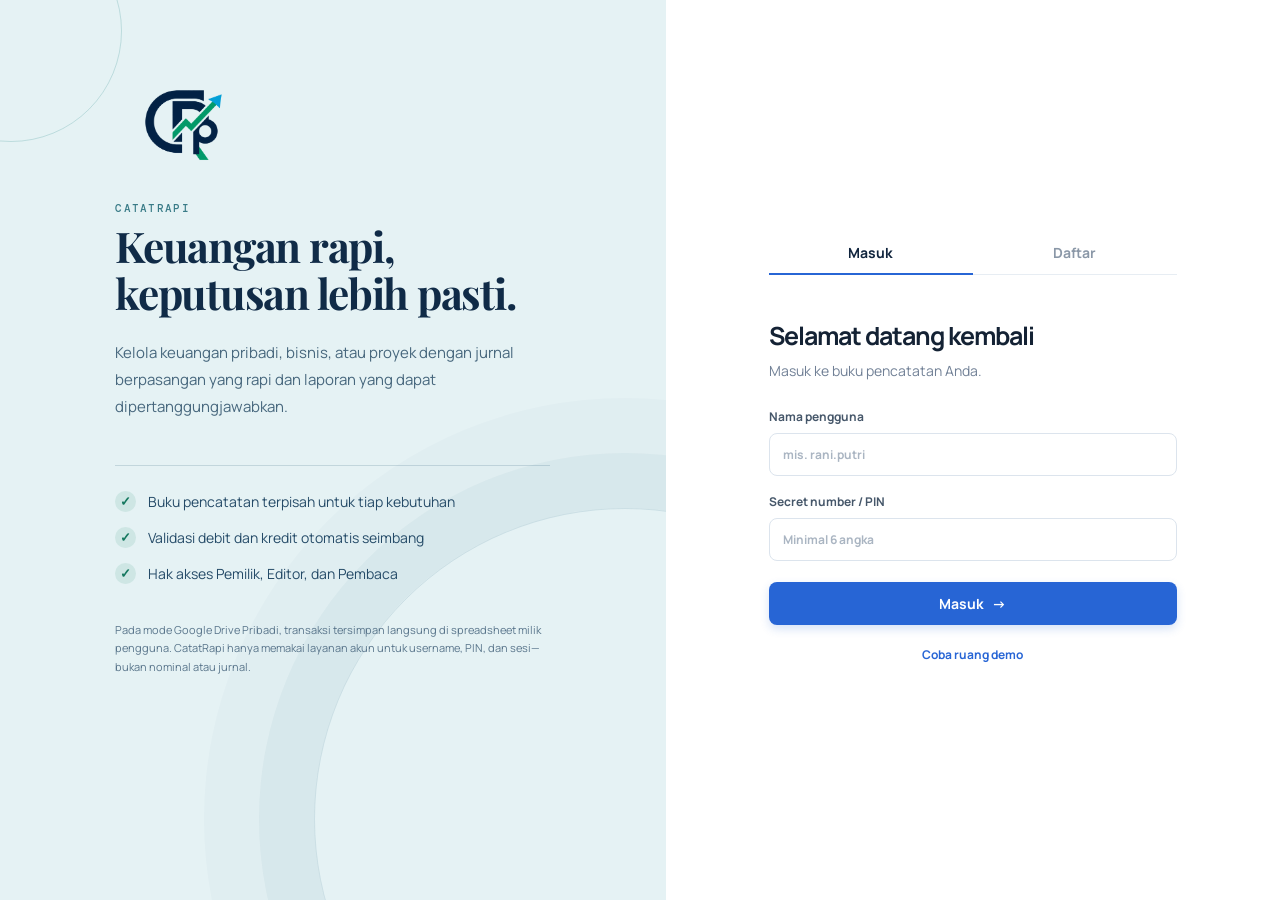
<file: index.html>
<!doctype html>
<html lang="id">
<head>
  <meta charset="UTF-8" />
  <meta name="viewport" content="width=device-width, initial-scale=1.0" />
  <meta name="theme-color" content="#10243d" />
  <title>CatatRapi — Pencatatan Keuangan</title>
  <link rel="stylesheet" href="styles.css" />
</head>
<body>
  <div id="toast-region" aria-live="polite" aria-atomic="true"></div>

  <section id="auth-screen" class="auth-screen">
    <div class="auth-panel brand-panel">
      <div class="brand-logo-auth"><img src="assets/catatrapi-crp-logo-web.png" alt="Logo CRp CatatRapi" /></div>
      <p class="eyebrow">CATATRAPI</p>
      <h1>Keuangan rapi, keputusan lebih pasti.</h1>
      <p class="brand-copy">Kelola keuangan pribadi, bisnis, atau proyek dengan jurnal berpasangan yang rapi dan laporan yang dapat dipertanggungjawabkan.</p>
      <div class="feature-list">
        <div><b>✓</b><span>Buku pencatatan terpisah untuk tiap kebutuhan</span></div>
        <div><b>✓</b><span>Validasi debit dan kredit otomatis seimbang</span></div>
        <div><b>✓</b><span>Hak akses Pemilik, Editor, dan Pembaca</span></div>
      </div>
      <p class="security-note">Pada mode Google Drive Pribadi, transaksi tersimpan langsung di spreadsheet milik pengguna. CatatRapi hanya memakai layanan akun untuk username, PIN, dan sesi—bukan nominal atau jurnal.</p>
    </div>

    <div class="auth-panel form-panel">
      <div class="auth-tabs" role="tablist">
        <button class="tab active" data-auth-tab="login" role="tab">Masuk</button>
        <button class="tab" data-auth-tab="register" role="tab">Daftar</button>
      </div>
      <form id="login-form" class="auth-form">
        <h2>Selamat datang kembali</h2>
        <p>Masuk ke buku pencatatan Anda.</p>
        <label>Nama pengguna<input id="login-username" autocomplete="username" minlength="3" maxlength="32" placeholder="mis. rani.putri" required /></label>
        <label>Secret number / PIN<input id="login-pin" autocomplete="current-password" inputmode="numeric" pattern="[0-9]*" minlength="6" maxlength="16" type="password" placeholder="Minimal 6 angka" required /></label>
        <button class="primary-btn full" type="submit">Masuk <span>→</span></button>
        <button id="demo-login" class="text-btn center" type="button">Coba ruang demo</button>
      </form>
      <form id="register-form" class="auth-form hidden">
        <h2>Buat akun baru</h2>
        <p>PIN tidak disimpan dalam bentuk teks biasa.</p>
        <label>Nama lengkap<input id="register-name" autocomplete="name" maxlength="60" placeholder="Nama yang tampil di aplikasi" required /></label>
        <label>Nama pengguna<input id="register-username" autocomplete="username" minlength="3" maxlength="32" placeholder="Huruf, angka, titik, atau garis bawah" required /></label>
        <label>Secret number / PIN<input id="register-pin" autocomplete="new-password" inputmode="numeric" pattern="[0-9]*" minlength="6" maxlength="16" type="password" placeholder="6–16 angka; gunakan PIN yang unik" required /></label>
        <label>Konfirmasi PIN<input id="register-pin-confirm" autocomplete="new-password" inputmode="numeric" pattern="[0-9]*" minlength="6" maxlength="16" type="password" placeholder="Ketik ulang PIN" required /></label>
        <button class="primary-btn full" type="submit">Buat akun <span>→</span></button>
      </form>
    </div>
  </section>

  <div id="app-shell" class="app-shell hidden">
    <aside class="sidebar" id="sidebar">
      <div class="sidebar-top">
        <div class="logo"><img class="logo-image" src="assets/catatrapi-crp-logo-web.png" alt="Logo CRp CatatRapi" /><span>Catat<span>Rapi</span></span></div>
        <button id="close-sidebar" class="icon-btn mobile-only" aria-label="Tutup menu">×</button>
      </div>
      <div class="book-switcher-wrap">
        <button id="book-switcher" class="book-switcher" aria-label="Pilih buku pencatatan">
          <span class="book-icon">▣</span><span class="book-switcher-text"><small>Buku aktif</small><strong id="active-book-name">Memuat…</strong></span><span class="chevron">⌄</span>
        </button>
        <div id="book-menu" class="book-menu hidden"></div>
      </div>
      <nav class="main-nav" aria-label="Navigasi utama">
        <button class="nav-item active" data-view="dashboard"><span>▦</span>Ringkasan</button>
        <button class="nav-item" data-view="transactions"><span>⇄</span>Jurnal transaksi</button>
        <button class="nav-item" data-view="accounts"><span>▤</span>Daftar akun</button>
        <button class="nav-item" data-view="budget"><span>◴</span>Anggaran</button>
        <button class="nav-item" data-view="reports"><span>◔</span>Laporan</button>
      </nav>
      <div class="sidebar-bottom">
        <button class="nav-item" data-view="members"><span>♧</span>Akses & anggota</button>
        <button class="nav-item" data-view="settings"><span>⚙</span>Pengaturan data</button>
        <button id="logout-btn" class="nav-item danger"><span>↪</span>Keluar</button>
        <div class="user-card"><div id="user-initials" class="avatar">A</div><div><strong id="current-user-name">–</strong><small id="current-user-role">Pemilik</small></div></div>
      </div>
    </aside>
    <div id="sidebar-backdrop" class="sidebar-backdrop"></div>

    <main class="main-content">
      <header class="topbar"><button id="open-sidebar" class="icon-btn mobile-only" aria-label="Buka menu">☰</button><div class="breadcrumb"><span id="breadcrumb-book">Buku</span><b>/</b><strong id="page-title">Ringkasan</strong></div><div class="topbar-actions"><span id="connection-status" class="connection local">● Mode demo</span><button id="new-transaction-top" class="primary-btn compact">＋ Transaksi</button></div></header>

      <section id="view-dashboard" class="view active-view">
        <div class="page-heading"><div><p class="eyebrow">OVERVIEW</p><h1>Ringkasan keuangan</h1><p id="dashboard-period" class="muted">Periode berjalan</p></div><div class="heading-actions"><button id="create-book-btn" class="secondary-btn">＋ Buku baru</button><button id="new-transaction-btn" class="primary-btn">＋ Catat transaksi</button></div></div>
        <article id="drive-required-notice" class="drive-required-notice hidden"><div><span class="setting-icon">▦</span><div><h2>Hubungkan Google Drive untuk mulai mencatat</h2><p>File keuangan akan dibuat di Google Drive Anda sendiri. CatatRapi tidak menyimpan nominal transaksi di spreadsheet pusat.</p></div></div><button id="connect-drive-dashboard" data-connect-drive class="primary-btn">Hubungkan Google Drive</button></article>
        <div class="stat-grid">
          <article class="stat-card"><div class="stat-label"><span>Kas & bank</span><span class="stat-icon blue">⌁</span></div><strong id="stat-cash">Rp0</strong><small id="stat-cash-sub">Saldo akun likuid</small></article>
          <article class="stat-card"><div class="stat-label"><span>Pendapatan</span><span class="stat-icon green">↗</span></div><strong id="stat-income">Rp0</strong><small id="stat-income-sub">Bulan ini</small></article>
          <article class="stat-card"><div class="stat-label"><span>Pengeluaran</span><span class="stat-icon orange">↘</span></div><strong id="stat-expense">Rp0</strong><small id="stat-expense-sub">Bulan ini</small></article>
          <article class="stat-card"><div class="stat-label"><span>Posisi bersih</span><span class="stat-icon purple">◈</span></div><strong id="stat-networth">Rp0</strong><small id="stat-networth-sub">Aset dikurangi kewajiban</small></article>
        </div>
        <div class="dashboard-grid">
          <article class="card cashflow-card"><div class="card-header"><div><h2>Arus kas</h2><p class="muted">6 bulan terakhir</p></div><div class="legend"><span><i class="legend-dot income-dot"></i>Masuk</span><span><i class="legend-dot expense-dot"></i>Keluar</span></div></div><div id="cashflow-chart" class="cashflow-chart"></div></article>
          <article class="card account-health"><div class="card-header"><div><h2>Komposisi akun</h2><p class="muted">Saldo saat ini</p></div></div><div id="account-health-list" class="health-list"></div></article>
          <article class="card recent-card"><div class="card-header"><div><h2>Transaksi terbaru</h2><p class="muted">Entri jurnal terakhir</p></div><button class="text-btn" data-go-view="transactions">Lihat semua</button></div><div id="recent-transactions" class="transaction-mini-list"></div></article>
          <article class="card insight-card"><div class="insight-icon">✦</div><p class="eyebrow">KONTROL KEUANGAN</p><h2 id="insight-title">Jurnal Anda seimbang.</h2><p id="insight-body">Setiap transaksi telah memakai prinsip debit dan kredit.</p><button class="text-btn" data-go-view="reports">Tinjau laporan →</button></article>
        </div>
      </section>

      <section id="view-transactions" class="view">
        <div class="page-heading"><div><p class="eyebrow">TRANSAKSI</p><h1>Transaksi</h1><p class="muted">Masukkan pemasukan atau pengeluaran sekali; CatatRapi membuat jurnal berpasangannya otomatis.</p></div><button class="primary-btn" data-open-modal="transaction">＋ Catat transaksi</button></div>
        <div class="toolbar card"><div class="search-box">⌕<input id="transaction-search" placeholder="Cari deskripsi, referensi, atau akun" /></div><select id="transaction-period"><option value="all">Semua periode</option><option value="month">Bulan ini</option><option value="year">Tahun ini</option></select><button id="export-journal" class="secondary-btn small">⇩ Ekspor CSV</button></div>
        <article class="card table-card"><div class="table-wrap"><table><thead><tr><th>Tanggal</th><th>Referensi & deskripsi</th><th>Akun / jurnal</th><th class="right">Debit</th><th class="right">Kredit</th><th>Status</th><th>Aksi</th></tr></thead><tbody id="transactions-table"></tbody></table></div><div id="transactions-empty" class="empty-state hidden"><span>⌁</span><h3>Belum ada transaksi</h3><p>Mulai catat pemasukan atau pengeluaran pertama untuk buku ini.</p><button class="primary-btn" data-open-modal="transaction">＋ Catat transaksi</button></div></article>
      </section>

      <section id="view-accounts" class="view">
        <div class="page-heading"><div><p class="eyebrow">CHART OF ACCOUNTS</p><h1>Daftar akun</h1><p class="muted">Struktur akun standar untuk pencatatan berpasangan.</p></div><button class="primary-btn" data-open-modal="account">＋ Tambah akun</button></div>
        <div class="account-summary"><button class="account-type-card active" data-account-filter="all"><small>SEMUA AKUN</small><strong id="all-accounts-count">0</strong></button><button class="account-type-card" data-account-filter="asset"><small>ASET</small><strong id="asset-balance">Rp0</strong></button><button class="account-type-card" data-account-filter="liability"><small>KEWAJIBAN</small><strong id="liability-balance">Rp0</strong></button><button class="account-type-card" data-account-filter="equity"><small>EKUITAS</small><strong id="equity-balance">Rp0</strong></button></div>
        <article class="card table-card"><div class="table-wrap"><table><thead><tr><th>Kode</th><th>Nama akun</th><th>Kelompok</th><th>Saldo normal</th><th class="right">Saldo</th><th>Status</th></tr></thead><tbody id="accounts-table"></tbody></table></div></article>
      </section>

      <section id="view-budget" class="view">
        <div class="page-heading"><div><p class="eyebrow">PERENCANAAN</p><h1>Anggaran</h1><p class="muted">Bandingkan target dengan realisasi pengeluaran periode ini.</p></div><button class="primary-btn" data-open-modal="budget">＋ Tetapkan anggaran</button></div>
        <article class="card budget-overview"><div><p class="muted">Total anggaran bulan ini</p><h2 id="budget-total">Rp0</h2></div><div><p class="muted">Realisasi</p><h2 id="budget-actual">Rp0</h2></div><div><p class="muted">Sisa tersedia</p><h2 id="budget-remaining">Rp0</h2></div></article>
        <article class="card"><div id="budget-list" class="budget-list"></div><div id="budget-empty" class="empty-state hidden"><span>◴</span><h3>Anggaran belum dibuat</h3><p>Tetapkan batas belanja agar arus kas lebih terarah.</p></div></article>
      </section>

      <section id="view-reports" class="view">
        <div class="page-heading"><div><p class="eyebrow">LAPORAN</p><h1>Laporan keuangan</h1><p class="muted">Ringkasan berdasarkan jurnal yang sudah dibukukan.</p></div><div class="report-actions"><input id="report-date" type="date" /><button id="print-report" class="secondary-btn">▣ Cetak</button></div></div>
        <div class="report-tabs"><button class="report-tab active" data-report="income">Laba rugi</button><button class="report-tab" data-report="position">Posisi keuangan</button><button class="report-tab" data-report="trial">Neraca saldo</button><button class="report-tab" data-report="cashflow">Arus kas</button></div>
        <article class="card report-paper"><div id="report-content"></div></article>
      </section>

      <section id="view-members" class="view">
        <div class="page-heading"><div><p class="eyebrow">KOLABORASI</p><h1>Akses & anggota</h1><p class="muted">Kelola siapa yang boleh melihat atau mengubah buku ini.</p></div><button id="invite-member" class="primary-btn">＋ Undang anggota</button></div>
        <article class="card member-rules"><span class="rule-icon">♧</span><div><h3>Peran dengan batas yang jelas</h3><p><b>Pemilik</b> mengelola buku dan akses. <b>Editor</b> dapat membuat serta mengubah transaksi. <b>Pembaca</b> hanya dapat melihat laporan.</p></div></article>
        <article class="card"><div id="members-list" class="members-list"></div></article>
      </section>

      <section id="view-settings" class="view">
        <div class="page-heading"><div><p class="eyebrow">KEPEMILIKAN DATA</p><h1>Pengaturan data</h1><p class="muted">Data keuangan disimpan langsung pada Google Drive milik Anda, bukan spreadsheet pusat CatatRapi.</p></div></div>
        <div class="settings-grid">
          <article class="card setting-card drive-setting-card"><div class="setting-heading"><span class="setting-icon">▦</span><div><h2>Google Drive pribadi</h2><p id="drive-connection-copy" class="muted">Hubungkan sekali untuk membuat file CatatRapi di Google Drive Anda.</p></div></div><div id="drive-connection-state" class="drive-connection-state"><span class="status-dot pending"></span><div><b>Belum terhubung</b><small>Belum ada data keuangan yang disimpan di layanan pusat.</small></div></div><div class="settings-actions"><button id="connect-drive-btn" data-connect-drive class="primary-btn">Hubungkan Google Drive</button><button id="open-drive-file-btn" class="secondary-btn hidden" type="button">Buka file saya ↗</button></div><p class="field-hint">CatatRapi meminta scope terbatas <b>drive.file</b>: hanya file yang digunakan aplikasi ini. Anda dapat mencabut akses dari Google Account kapan saja.</p></article>
          <article class="card setting-card"><div class="setting-heading"><span class="setting-icon">☷</span><div><h2>Struktur file Anda</h2><p class="muted">Satu Spreadsheet untuk semua buku pencatatan Anda.</p></div></div><ul class="schema-list"><li><b>CR_BOOKS & CR_ACCOUNTS</b><span>Buku dan chart of accounts milik pengguna.</span></li><li><b>CR_JOURNALS & CR_JOURNAL_LINES</b><span>Jurnal double-entry dan detail debit-kredit.</span></li><li><b>CR_BUDGETS</b><span>Anggaran buku pencatatan.</span></li><li><b>CR_AUDIT_LOG</b><span>Jejak pencatatan dan koreksi di file pengguna.</span></li></ul></article>
          <article class="card warning-card"><span>!</span><div><h3>Batas model satu Spreadsheet</h3><p>Jangan membagikan file ini ke Editor jika ada buku lain yang tetap pribadi: akses Google Drive berlaku untuk seluruh file. Fitur berbagi buku terpisah akan memakai file per buku agar batas akses tetap benar.</p></div></article>
        </div>
      </section>
    </main>
  </div>

  <div id="modal-root" class="modal-root hidden" aria-hidden="true">
    <div class="modal-backdrop" data-close-modal></div>
    <div class="modal-card" role="dialog" aria-modal="true" aria-labelledby="modal-title">
      <div class="modal-header"><div><p id="modal-eyebrow" class="eyebrow">ENTRI</p><h2 id="modal-title">Judul</h2></div><button class="icon-btn" data-close-modal aria-label="Tutup">×</button></div>
      <div id="modal-content"></div>
    </div>
  </div>

  <template id="transaction-template">
    <form id="simple-transaction-form" class="modal-form" novalidate>
      <div class="transaction-type-switch" role="tablist" aria-label="Jenis transaksi">
        <button class="transaction-type active income" type="button" data-quick-type="income">↗ Pemasukan</button>
        <button class="transaction-type expense" type="button" data-quick-type="expense">↘ Pengeluaran</button>
        <button class="transaction-type transfer" type="button" data-quick-type="transfer">⇄ Transfer</button>
      </div>
      <input id="quick-transaction-type" type="hidden" value="income" />
      <div class="form-grid two"><label>Tanggal<input id="quick-date" type="date" /></label><label>Nominal<input id="quick-amount" type="number" min="1" step="1000" inputmode="numeric" placeholder="Contoh: 200000" /></label></div>
      <label>Deskripsi transaksi<input id="quick-description" maxlength="160" placeholder="Contoh: Terima uang saku dari Abah Taufiq" /></label>
      <div id="quick-account-fields" class="quick-account-fields"></div>
      <div id="quick-journal-preview" class="quick-journal-preview" aria-live="polite"></div>
      <div class="info-box"><b>Jurnal otomatis</b><p>Anda cukup memasukkan satu transaksi. CatatRapi otomatis membuat pasangan debit-kredit agar laporan tetap profesional dan seimbang.</p></div>
      <div class="modal-actions"><button id="open-manual-journal" class="text-btn manual-journal-btn" type="button">Jurnal manual</button><span class="modal-actions-spacer"></span><button class="secondary-btn" type="button" data-close-modal>Batal</button><button id="save-simple-transaction" class="primary-btn" type="submit">Simpan transaksi</button></div>
    </form>
  </template>

  <template id="journal-template">
    <form id="journal-form" class="modal-form" novalidate>
      <div class="form-grid two"><label>Tanggal<input id="journal-date" type="date" required /></label><label>Referensi <input id="journal-reference" maxlength="40" placeholder="Opsional, mis. INV-001" /></label></div>
      <label>Deskripsi transaksi<input id="journal-description" maxlength="160" placeholder="Contoh: Pembayaran sewa kantor November" required /></label>
      <div class="journal-lines-heading"><strong>Baris jurnal</strong><button id="add-journal-line" class="text-btn" type="button">＋ Tambah baris</button></div>
      <div id="journal-lines" class="journal-lines"></div>
      <div class="journal-totals"><span>Total debit <b id="journal-debit-total">Rp0</b></span><span>Total kredit <b id="journal-credit-total">Rp0</b></span><strong id="journal-balance-status" class="unbalanced">Belum seimbang</strong></div>
      <div class="info-box journal-help"><b>Contoh transaksi pertama</b><p>Pilih <b>1100 — Kas</b>, isi Debit Rp100.000. Pada baris kedua pilih <b>3100 — Modal Pemilik</b>, isi Kredit Rp100.000. Status harus berubah menjadi <b>Seimbang</b> sebelum disimpan.</p></div><p class="field-hint">Gunakan minimal dua baris. CatatRapi akan memberi tahu baris yang belum lengkap atau nominal yang belum seimbang.</p>
      <div class="modal-actions"><button class="secondary-btn" type="button" data-close-modal>Batal</button><button id="save-journal" class="primary-btn" type="submit">Simpan jurnal</button></div>
    </form>
  </template>

  <template id="book-template"><form id="book-form" class="modal-form"><label>Nama buku pencatatan<input id="book-name" maxlength="70" placeholder="Mis. Keuangan Pribadi 2026" required /></label><label>Jenis kebutuhan<select id="book-type"><option value="personal">Pribadi</option><option value="business">Bisnis / UMKM</option><option value="project">Proyek</option><option value="family">Keluarga</option><option value="other">Lainnya</option></select></label><div class="form-grid two"><label>Mata uang<select id="book-currency"><option value="IDR">IDR — Rupiah</option></select></label><label>Tahun buku<input id="book-year" type="number" min="2020" max="2100" required /></label></div><div class="info-box"><b>Template double-entry</b><p>Sistem menambahkan chart of accounts awal untuk aset, kewajiban, ekuitas, pendapatan, dan beban. Anda tetap dapat menambah akun sendiri.</p></div><div class="modal-actions"><button class="secondary-btn" type="button" data-close-modal>Batal</button><button class="primary-btn" type="submit">Buat buku</button></div></form></template>
  <template id="account-template"><form id="account-form" class="modal-form"><div class="form-grid two"><label>Kode akun<input id="account-code" maxlength="10" placeholder="6100" required /></label><label>Kelompok<select id="account-type"><option value="asset">Aset</option><option value="liability">Kewajiban</option><option value="equity">Ekuitas</option><option value="income">Pendapatan</option><option value="expense">Beban</option></select></label></div><label>Nama akun<input id="account-name" maxlength="70" placeholder="Mis. Beban Internet" required /></label><div class="info-box"><b>Saldo normal</b><p id="normal-balance-note">Aset dan beban bersaldo normal debit. Kelompok lain bersaldo normal kredit.</p></div><div class="modal-actions"><button class="secondary-btn" type="button" data-close-modal>Batal</button><button class="primary-btn" type="submit">Tambah akun</button></div></form></template>
  <template id="budget-template"><form id="budget-form" class="modal-form"><label>Akun beban<select id="budget-account" required></select></label><div class="form-grid two"><label>Bulan<input id="budget-month" type="month" required /></label><label>Nilai anggaran<input id="budget-amount" inputmode="numeric" type="number" min="1" step="1000" placeholder="0" required /></label></div><label>Catatan <input id="budget-note" maxlength="100" placeholder="Opsional" /></label><div class="modal-actions"><button class="secondary-btn" type="button" data-close-modal>Batal</button><button class="primary-btn" type="submit">Simpan anggaran</button></div></form></template>
  <template id="member-template"><form id="member-form" class="modal-form"><label>Nama pengguna yang diundang<input id="member-username" minlength="3" maxlength="32" placeholder="Harus sudah terdaftar" required /></label><label>Peran<select id="member-role"><option value="editor">Editor — dapat mencatat dan mengubah</option><option value="viewer">Pembaca — hanya melihat</option></select></label><div class="info-box"><b>Undangan langsung</b><p>Pengguna harus memiliki akun CatatRapi terlebih dahulu. Akses dapat dicabut oleh pemilik kapan saja.</p></div><div class="modal-actions"><button class="secondary-btn" type="button" data-close-modal>Batal</button><button class="primary-btn" type="submit">Berikan akses</button></div></form></template>

  <script src="https://accounts.google.com/gsi/client" async defer></script>
  <script src="vault-crypto.js"></script>
  <script src="drive-storage.js"></script>
  <script src="app.js"></script>
</body>
</html>
</file>
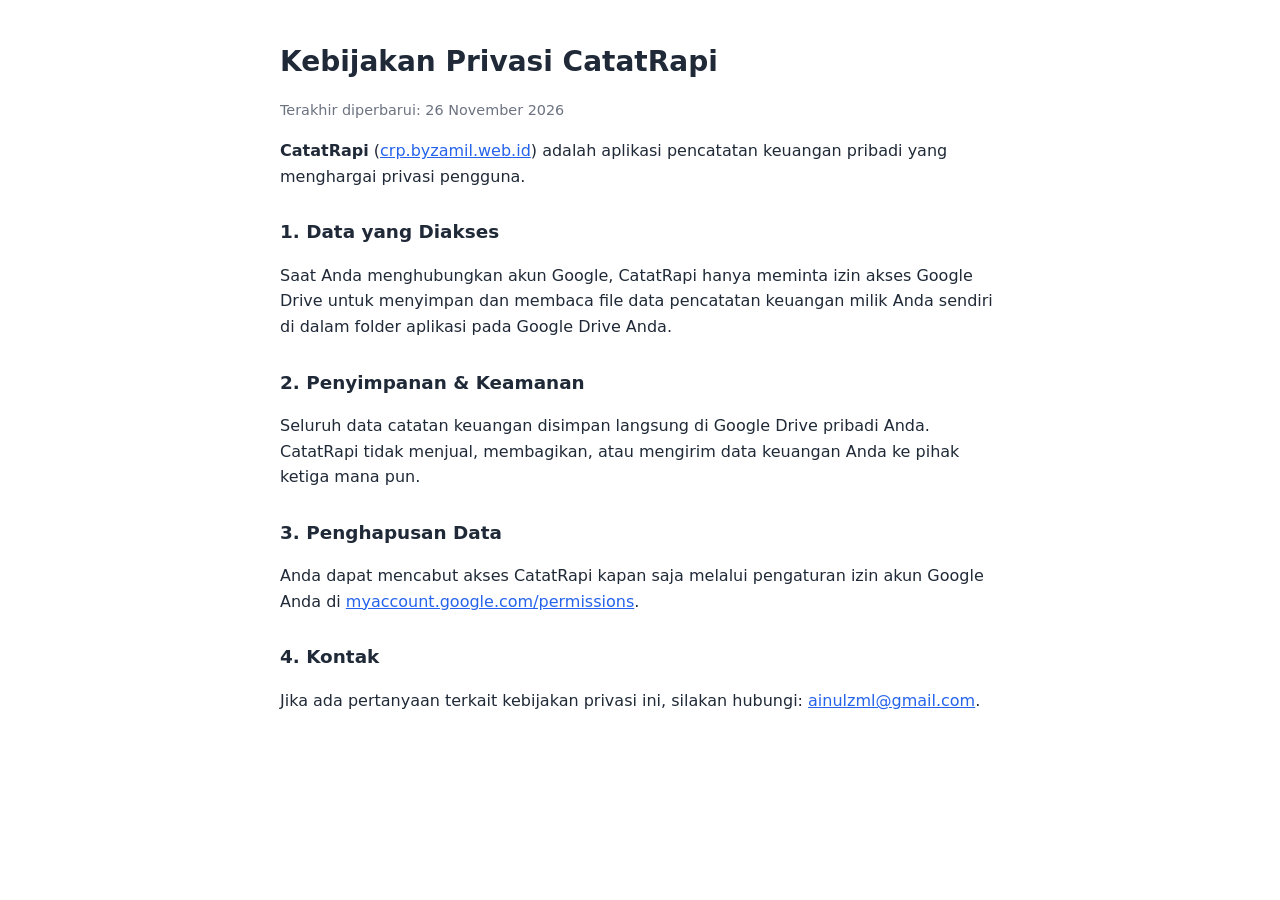
<file: privacy.html>
<!DOCTYPE html>
<html lang="id">
<head>
  <meta charset="UTF-8">
  <meta name="viewport" content="width=device-width, initial-scale=1.0">
  <title>Kebijakan Privasi — CatatRapi</title>
  <style>
    body { font-family: system-ui, -apple-system, sans-serif; max-width: 720px; margin: 40px auto; padding: 0 20px; line-height: 1.6; color: #1f2937; }
    h1 { font-size: 1.75rem; margin-bottom: 0.5rem; }
    h2 { font-size: 1.15rem; margin-top: 1.75rem; }
    .muted { color: #6b7280; font-size: 0.9rem; }
    a { color: #2563eb; }
  </style>
</head>
<body>
  <h1>Kebijakan Privasi CatatRapi</h1>
  <p class="muted">Terakhir diperbarui: 26 November 2026</p>

  <p><strong>CatatRapi</strong> (<a href="https://crp.byzamil.web.id">crp.byzamil.web.id</a>) adalah aplikasi pencatatan keuangan pribadi yang menghargai privasi pengguna.</p>

  <h2>1. Data yang Diakses</h2>
  <p>Saat Anda menghubungkan akun Google, CatatRapi hanya meminta izin akses Google Drive untuk menyimpan dan membaca file data pencatatan keuangan milik Anda sendiri di dalam folder aplikasi pada Google Drive Anda.</p>

  <h2>2. Penyimpanan &amp; Keamanan</h2>
  <p>Seluruh data catatan keuangan disimpan langsung di Google Drive pribadi Anda. CatatRapi tidak menjual, membagikan, atau mengirim data keuangan Anda ke pihak ketiga mana pun.</p>

  <h2>3. Penghapusan Data</h2>
  <p>Anda dapat mencabut akses CatatRapi kapan saja melalui pengaturan izin akun Google Anda di <a href="https://myaccount.google.com/permissions" target="_blank" rel="noopener">myaccount.google.com/permissions</a>.</p>

  <h2>4. Kontak</h2>
  <p>Jika ada pertanyaan terkait kebijakan privasi ini, silakan hubungi: <a href="mailto:ainulzml@gmail.com">ainulzml@gmail.com</a>.</p>
</body>
</html>
</file>
<file: styles.css>
@import url('https://fonts.googleapis.com/css2?family=DM+Mono:wght@400;500&family=Manrope:wght@400;500;600;700;800&family=Playfair+Display:wght@600;700&display=swap');
:root{--navy:#10243d;--navy-2:#18324f;--ink:#142234;--muted:#718096;--line:#e7edf3;--surface:#fff;--page:#f6f8fb;--blue:#2765d5;--blue-light:#e9f0ff;--green:#16865b;--green-light:#e8f6ef;--orange:#c77716;--orange-light:#fff3df;--purple:#7255c7;--purple-light:#f0ecff;--red:#c94f4f;--shadow:0 14px 40px rgba(25,48,74,.08);--radius:14px;--font:Manrope,Arial,sans-serif}
*{box-sizing:border-box}body{margin:0;background:var(--page);color:var(--ink);font-family:var(--font);font-size:14px}button,input,select{font:inherit}button{cursor:pointer}button:disabled{opacity:.55;cursor:not-allowed}.hidden{display:none!important}.mobile-only{display:none}.muted{color:var(--muted);margin:0}.eyebrow{color:#6580a1;font-family:'DM Mono',monospace;font-size:10px;font-weight:500;letter-spacing:.12em;margin:0 0 7px}.auth-screen{min-height:100vh;display:grid;grid-template-columns:minmax(350px,1.04fr) minmax(380px,.96fr);background:#fff}.auth-panel{min-height:100vh}.brand-panel{position:relative;overflow:hidden;padding:clamp(50px,9vh,110px) clamp(42px,9vw,155px);color:white;background:var(--navy)}.brand-panel:before{content:'';position:absolute;width:620px;height:620px;border:1px solid rgba(255,255,255,.08);border-radius:50%;right:-270px;bottom:-230px;box-shadow:0 0 0 55px rgba(255,255,255,.025),0 0 0 110px rgba(255,255,255,.018)}.brand-panel:after{content:'';position:absolute;width:220px;height:220px;border:1px solid rgba(115,164,224,.23);border-radius:50%;left:-100px;top:-80px}.brand-panel>*{position:relative;z-index:1}.brand-mark{height:36px;width:42px;display:flex;align-items:flex-end;gap:5px;margin-bottom:35px}.brand-mark span{width:9px;border-radius:5px;background:#69c69b}.brand-mark span:nth-child(1){height:17px}.brand-mark span:nth-child(2){height:29px}.brand-mark span:nth-child(3){height:36px;background:#a4bff8}.brand-panel .eyebrow{color:#aac4eb;font-size:11px}.brand-panel h1{font-family:'Playfair Display',Georgia,serif;font-size:clamp(34px,3.3vw,55px);line-height:1.12;letter-spacing:-.03em;max-width:630px;margin:0 0 22px}.brand-copy{color:#b6c5d7;line-height:1.8;max-width:510px;font-size:15px}.feature-list{border-top:1px solid rgba(255,255,255,.14);margin-top:45px;padding-top:25px;display:grid;gap:15px;max-width:500px}.feature-list div{display:flex;align-items:center;gap:12px;color:#e8f0f8}.feature-list b{color:#79d1a7;background:rgba(121,209,167,.13);height:21px;width:21px;display:grid;place-items:center;border-radius:50%;font-size:13px}.security-note{max-width:510px;font-size:11px;line-height:1.7;color:#86a0bd;margin-top:37px}.form-panel{width:min(100%,580px);margin:auto;padding:clamp(35px,9vh,90px) clamp(30px,7vw,86px);display:flex;align-items:center;justify-content:center;flex-direction:column}.auth-tabs{align-self:stretch;display:grid;grid-template-columns:1fr 1fr;border-bottom:1px solid var(--line);margin-bottom:43px}.tab{color:#8a97a7;background:none;border:0;padding:12px 2px;position:relative;font-weight:700}.tab.active{color:var(--navy)}.tab.active:after{content:'';position:absolute;left:0;right:0;bottom:-1px;height:2px;background:var(--blue)}.auth-form{width:100%}.auth-form h2{font-size:25px;margin:0 0 8px;letter-spacing:-.04em}.auth-form>p{margin:0 0 28px;color:var(--muted)}label{display:grid;gap:8px;font-size:12px;font-weight:700;color:#46576a;margin-bottom:17px}input,select{border:1px solid #dce4ed;background:#fff;border-radius:8px;padding:12px 13px;color:var(--ink);outline:none;transition:border .18s,box-shadow .18s}input:focus,select:focus{border-color:#7ca5ea;box-shadow:0 0 0 3px #e9f1ff}input::placeholder{color:#aab5c2}.primary-btn,.secondary-btn,.text-btn,.icon-btn{border:0;border-radius:8px;font-weight:700;transition:transform .16s,background .16s,box-shadow .16s}.primary-btn{background:var(--blue);color:#fff;padding:12px 17px;box-shadow:0 4px 10px rgba(39,101,213,.19)}.primary-btn:hover{background:#1e58c1;transform:translateY(-1px)}.primary-btn span{margin-left:5px}.primary-btn.full{width:100%;margin-top:4px}.primary-btn.compact{padding:9px 13px;font-size:12px}.secondary-btn{background:#fff;color:#34516f;border:1px solid #d9e2ec;padding:11px 14px}.secondary-btn:hover{background:#f6f9fc}.secondary-btn.small{padding:8px 11px;font-size:12px}.text-btn{padding:6px 0;background:none;color:var(--blue);font-size:12px}.text-btn:hover{text-decoration:underline}.text-btn.center{display:block;margin:15px auto 0}.app-shell{min-height:100vh}.sidebar{position:fixed;inset:0 auto 0 0;width:257px;background:var(--navy);display:flex;flex-direction:column;color:#d7e1eb;z-index:20}.sidebar-top{height:76px;padding:0 24px;display:flex;align-items:center;justify-content:space-between}.logo{color:#fff;font-size:20px;font-weight:800;letter-spacing:-.06em;display:flex;gap:9px;align-items:center}.logo>span>span{color:#80d0a5}.logo-icon{width:24px;height:24px;display:flex;align-items:flex-end;gap:3px}.logo-icon i{width:6px;border-radius:4px;background:#79d0a2}.logo-icon i:nth-child(1){height:11px}.logo-icon i:nth-child(2){height:18px}.logo-icon i:nth-child(3){height:24px;background:#9cb7ef}.book-switcher-wrap{padding:10px 14px 19px;position:relative}.book-switcher{width:100%;min-height:58px;border:1px solid rgba(177,206,239,.15);background:rgba(255,255,255,.055);padding:9px;display:flex;align-items:center;gap:9px;text-align:left;color:#edf5fd;border-radius:9px}.book-switcher:hover{background:rgba(255,255,255,.1)}.book-icon{background:#254b73;width:32px;height:32px;display:grid;place-items:center;border-radius:6px;color:#a7c3ff}.book-switcher-text{display:grid;gap:2px;min-width:0;flex:1}.book-switcher-text small{font-size:9px;color:#8fa6bf}.book-switcher-text strong{white-space:nowrap;overflow:hidden;text-overflow:ellipsis;font-size:12px}.chevron{font-size:18px;color:#8da4ba}.book-menu{position:absolute;top:72px;left:14px;right:14px;z-index:5;background:#fff;border:1px solid #dfe8f2;border-radius:10px;box-shadow:var(--shadow);overflow:hidden;padding:5px}.book-menu button{width:100%;border:0;background:white;text-align:left;padding:10px;border-radius:6px;color:#344a60;font-size:12px}.book-menu button:hover,.book-menu button.active{background:#edf3fc;color:var(--blue)}.book-menu button small{display:block;color:#7d8da0;margin-top:2px}.book-menu hr{border:0;border-top:1px solid #edf0f4;margin:4px}.book-menu .new-book-menu{font-weight:700;color:var(--blue)}.main-nav{padding:0 11px;display:grid;gap:4px}.nav-item{color:#aec1d4;border:0;background:transparent;text-align:left;padding:11px 13px;border-radius:7px;display:flex;gap:12px;align-items:center;font-size:12px;font-weight:700}.nav-item>span{font-size:18px;width:16px;text-align:center;font-weight:400}.nav-item:hover{color:#fff;background:rgba(255,255,255,.06)}.nav-item.active{color:#fff;background:#254b72}.nav-item.danger{color:#dba0a0}.sidebar-bottom{margin-top:auto;padding:12px 11px 16px;border-top:1px solid rgba(255,255,255,.08)}.user-card{margin:13px 7px 0;padding-top:14px;border-top:1px solid rgba(255,255,255,.1);display:flex;align-items:center;gap:10px}.user-card strong,.user-card small{display:block}.user-card strong{font-size:11px;color:#eff5fb}.user-card small{margin-top:2px;color:#8ea5bb;font-size:10px}.avatar{height:30px;width:30px;display:grid;place-items:center;background:#d8e9ff;color:#24486e;font-weight:800;border-radius:50%;font-size:11px}.main-content{margin-left:257px;min-height:100vh}.topbar{height:76px;background:rgba(255,255,255,.9);border-bottom:1px solid var(--line);display:flex;align-items:center;padding:0 clamp(25px,4.3vw,68px);justify-content:space-between;position:sticky;top:0;z-index:10;backdrop-filter:blur(10px)}.breadcrumb{display:flex;gap:9px;align-items:center;font-size:12px;color:#8694a4}.breadcrumb strong{color:#293d53}.topbar-actions{display:flex;align-items:center;gap:15px}.connection{font-size:10px;font-weight:700}.connection.local{color:#6b7d90}.connection.live{color:var(--green)}.view{padding:38px clamp(25px,4.3vw,68px) 60px;display:none;max-width:1600px}.view.active-view{display:block}.page-heading{display:flex;align-items:flex-end;justify-content:space-between;margin-bottom:29px;gap:20px}.page-heading h1{letter-spacing:-.05em;font-size:28px;margin:0 0 6px;line-height:1.1}.page-heading .muted{font-size:12px}.heading-actions,.report-actions{display:flex;gap:9px;align-items:center}.stat-grid{display:grid;grid-template-columns:repeat(4,1fr);gap:15px;margin-bottom:18px}.stat-card,.card{background:var(--surface);border:1px solid var(--line);border-radius:var(--radius);box-shadow:0 3px 12px rgba(22,38,61,.025)}.stat-card{padding:18px}.stat-label{display:flex;justify-content:space-between;align-items:center;color:#65768a;font-size:11px;font-weight:700;margin-bottom:15px}.stat-icon{width:27px;height:27px;border-radius:7px;display:grid;place-items:center;font-size:16px}.stat-icon.blue{background:var(--blue-light);color:var(--blue)}.stat-icon.green{background:var(--green-light);color:var(--green)}.stat-icon.orange{background:var(--orange-light);color:var(--orange)}.stat-icon.purple{background:var(--purple-light);color:var(--purple)}.stat-card strong{font-family:'DM Mono',monospace;font-size:18px;letter-spacing:-.06em;display:block;color:#22364d}.stat-card small{color:#8b9aab;font-size:10px;margin-top:7px;display:block}.dashboard-grid{display:grid;grid-template-columns:1.35fr .85fr;gap:18px}.card{padding:21px}.card-header{display:flex;align-items:flex-start;justify-content:space-between;margin-bottom:20px}.card h2{font-size:15px;letter-spacing:-.03em;margin:0 0 4px}.card-header .muted{font-size:10px}.cashflow-card{min-height:287px}.legend{display:flex;gap:12px;color:#748497;font-size:10px}.legend span{display:flex;gap:5px;align-items:center}.legend-dot{width:7px;height:7px;border-radius:50%}.income-dot{background:#44b889}.expense-dot{background:#efad5e}.cashflow-chart{height:207px;display:flex;align-items:end;gap:10px;padding:0 7px;border-bottom:1px solid #edf1f5}.chart-col{height:100%;flex:1;display:flex;align-items:flex-end;justify-content:center;gap:5px;position:relative;padding-bottom:20px}.chart-bar{width:min(16px,42%);border-radius:3px 3px 0 0;min-height:2px}.chart-bar.in{background:#4eb98d}.chart-bar.out{background:#f1b568}.chart-label{position:absolute;bottom:2px;font-size:9px;color:#8b9aac}.health-list{display:grid;gap:16px}.health-row{display:grid;gap:7px}.health-head{display:flex;align-items:center;justify-content:space-between;font-size:11px}.health-head span{color:#63758a}.health-head b{font-family:'DM Mono',monospace;font-size:10px;color:#35506d}.progress{height:5px;background:#edf1f5;border-radius:5px;overflow:hidden}.progress i{display:block;height:100%;border-radius:5px;background:var(--blue)}.health-row:nth-child(2) .progress i{background:#47b98c}.health-row:nth-child(3) .progress i{background:#8b75cf}.health-row:nth-child(4) .progress i{background:#e9ae61}.recent-card{min-height:255px}.transaction-mini-list{display:grid}.mini-tx{display:grid;grid-template-columns:32px 1fr auto;gap:10px;align-items:center;padding:10px 0;border-bottom:1px solid #edf1f5}.mini-tx:last-child{border:0}.tx-glyph{width:29px;height:29px;border-radius:8px;display:grid;place-items:center;background:#eff4fc;color:#5075b5;font-size:13px}.mini-tx strong,.mini-tx small{display:block}.mini-tx strong{font-size:11px;white-space:nowrap;overflow:hidden;text-overflow:ellipsis;max-width:180px}.mini-tx small{color:#8292a4;font-size:9px;margin-top:2px}.mini-tx b{font-size:10px;font-family:'DM Mono',monospace;color:#344c66}.insight-card{background:#eaf4ef;border-color:#d5eadf;min-height:187px;position:relative;overflow:hidden}.insight-card:after{content:'✦';position:absolute;right:-12px;bottom:-48px;color:#cae6d6;font-size:130px}.insight-icon{color:#14855a;font-size:17px}.insight-card .eyebrow{margin-top:17px;color:#338565}.insight-card h2{font-size:18px;color:#174a36}.insight-card p:not(.eyebrow){font-size:11px;line-height:1.7;color:#4d7965;max-width:350px}.insight-card .text-btn{color:#16865b}.toolbar{padding:12px;display:flex;gap:10px;margin-bottom:15px}.search-box{display:flex;align-items:center;gap:9px;padding:0 10px;border:1px solid #dce4ed;border-radius:7px;flex:1;color:#8da1b5}.search-box:focus-within{border-color:#7ca5ea;box-shadow:0 0 0 3px #e9f1ff}.search-box input{border:0;box-shadow:none!important;padding:9px 0;width:100%;font-size:12px}.toolbar select{padding:9px;font-size:11px}.table-card{padding:0;overflow:hidden}.table-wrap{overflow:auto}table{width:100%;border-collapse:collapse;font-size:11px;min-width:720px}th{text-align:left;background:#fafbfd;padding:13px 17px;color:#718297;font-size:9px;letter-spacing:.07em;text-transform:uppercase;border-bottom:1px solid var(--line)}td{padding:14px 17px;border-bottom:1px solid #edf1f5;color:#506276;vertical-align:middle}tbody tr:last-child td{border-bottom:0}tbody tr:hover td{background:#fbfcfe}td strong{color:#2c4258;display:block;font-size:11px}td small{display:block;color:#8a9aad;font-size:9px;margin-top:3px}.right{text-align:right}.money{font-family:'DM Mono',monospace;font-size:10px}.status-pill{display:inline-flex;align-items:center;gap:5px;font-size:9px;font-weight:700;padding:4px 6px;border-radius:4px;background:#eaf7f0;color:#27815d}.status-pill:before{content:'●';font-size:7px}.tx-view-btn{background:none;border:0;color:#53739b;font-size:14px}.empty-state{text-align:center;padding:65px 20px;color:#718196}.empty-state>span{display:grid;place-items:center;margin:0 auto 10px;color:#6d96d1;font-size:25px;height:48px;width:48px;background:#edf3fc;border-radius:14px}.empty-state h3{color:#3a4f65;font-size:14px;margin:0 0 6px}.empty-state p{font-size:11px;margin:0 0 17px}.account-summary{display:grid;grid-template-columns:1fr repeat(3,1.2fr);gap:13px;margin-bottom:16px}.account-type-card{border:1px solid var(--line);background:#fff;border-radius:11px;text-align:left;padding:16px;transition:.16s}.account-type-card:hover,.account-type-card.active{border-color:#a1bee9;background:#f7faff}.account-type-card small{font-size:9px;font-family:'DM Mono',monospace;color:#788ca0;display:block;margin-bottom:8px}.account-type-card strong{font-size:14px;color:#314a63;font-family:'DM Mono',monospace}.group-pill{font-size:9px;font-weight:700;padding:4px 7px;border-radius:4px}.group-pill.asset{background:#e9f0ff;color:#3868bb}.group-pill.liability{background:#fff1e4;color:#b36d1e}.group-pill.equity{background:#f0ecff;color:#745ac2}.group-pill.income{background:#e8f6ef;color:#26825d}.group-pill.expense{background:#ffeded;color:#bf5c5c}.budget-overview{display:grid;grid-template-columns:repeat(3,1fr);gap:25px;margin-bottom:17px}.budget-overview>div+div{border-left:1px solid var(--line);padding-left:25px}.budget-overview p{font-size:10px}.budget-overview h2{margin-top:7px;font-family:'DM Mono',monospace;font-size:18px}.budget-list{display:grid;gap:18px}.budget-row{display:grid;grid-template-columns:minmax(150px,1fr) 2fr 100px;gap:20px;align-items:center}.budget-row strong,.budget-row small{display:block}.budget-row strong{font-size:12px}.budget-row small{font-size:10px;color:#8595a8;margin-top:2px}.budget-track{height:8px;background:#eef2f5;border-radius:10px;overflow:hidden}.budget-track i{height:100%;display:block;background:#4a89da;border-radius:10px}.budget-track i.over{background:#d76a5e}.budget-money{text-align:right;font-family:'DM Mono',monospace;font-size:10px}.report-tabs{display:flex;border-bottom:1px solid var(--line);margin-bottom:18px;gap:17px}.report-tab{padding:9px 1px;border:0;background:none;color:#8090a2;font-size:11px;font-weight:700;position:relative}.report-tab.active{color:var(--blue)}.report-tab.active:after{content:'';position:absolute;bottom:-1px;left:0;right:0;height:2px;background:var(--blue)}.report-paper{max-width:850px;min-height:440px;margin:auto;padding:clamp(25px,5vw,58px);box-shadow:0 3px 15px rgba(15,36,57,.06)}.report-title{text-align:center;margin-bottom:31px}.report-title h2{font-size:17px;margin:0 0 7px}.report-title p{font-size:10px;color:#75869a;margin:3px}.report-section{margin-bottom:25px}.report-section h3{font-size:10px;letter-spacing:.11em;color:#718398;margin:0 0 8px;border-bottom:1px solid #dce5ee;padding-bottom:8px}.report-line{display:flex;justify-content:space-between;gap:10px;padding:5px 0;font-size:11px;color:#3d5369}.report-line.indent{padding-left:16px}.report-line.total{border-top:1px solid #ccd8e4;margin-top:4px;padding-top:8px;font-weight:800;color:#21394f}.report-line.grand-total{border-top:2px double #91a6ba;margin-top:5px;padding-top:9px;font-weight:800;color:#172d43}.report-line .money{font-size:11px}.member-rules{display:flex;align-items:center;gap:17px;margin-bottom:17px;padding:18px 21px;background:#f6f9ff;border-color:#dce9fb}.rule-icon{font-size:27px;color:#5180c5}.member-rules h3{font-size:13px;margin:0 0 5px}.member-rules p{font-size:11px;color:#65778b;margin:0;line-height:1.7}.members-list{display:grid}.member-row{padding:12px 3px;border-bottom:1px solid #edf1f5;display:flex;align-items:center;gap:11px}.member-row:last-child{border:0}.member-row .member-info{flex:1}.member-row strong,.member-row small{display:block}.member-row strong{font-size:12px}.member-row small{font-size:10px;color:#8292a4;margin-top:2px}.role-select{border:0;background:#f2f5f8;border-radius:5px;padding:6px;font-size:10px;color:#466075;font-weight:700}.settings-grid{display:grid;grid-template-columns:1fr 1fr;gap:18px;max-width:1050px}.setting-card{padding:25px}.setting-heading{display:flex;gap:12px;align-items:flex-start;margin-bottom:25px}.setting-icon{color:var(--blue);height:36px;width:36px;display:grid;place-items:center;background:var(--blue-light);border-radius:9px;font-size:19px}.setting-heading h2{font-size:15px;margin:1px 0 5px}.setting-heading p{font-size:11px}.setting-card label{margin-bottom:13px}.settings-actions{display:flex;justify-content:flex-end;gap:8px;margin-top:16px}.field-hint{font-size:10px;color:#8797a8;line-height:1.6}.schema-list{margin:0;padding:0;list-style:none;display:grid;gap:13px}.schema-list li{display:grid;gap:3px}.schema-list b{font-family:'DM Mono',monospace;font-size:10px;color:#405a76}.schema-list span{font-size:10px;color:#8292a4}.warning-card{grid-column:1/-1;background:#fffbf0;border-color:#f4e6bb;display:flex;gap:15px}.warning-card>span{height:27px;width:27px;display:grid;place-items:center;border-radius:50%;background:#f1c761;color:#fff;font-weight:800}.warning-card h3{font-size:13px;margin:1px 0 6px;color:#73541e}.warning-card p{font-size:11px;color:#887145;line-height:1.65;margin:0}.modal-root{position:fixed;inset:0;z-index:100;display:grid;place-items:center;padding:20px}.modal-backdrop{position:absolute;inset:0;background:rgba(12,30,49,.54);backdrop-filter:blur(2px)}.modal-card{background:#fff;border-radius:15px;width:min(100%,670px);max-height:min(90vh,720px);overflow:auto;position:relative;box-shadow:0 25px 80px rgba(7,22,40,.3);animation:modal-in .18s ease-out}.modal-header{display:flex;justify-content:space-between;align-items:start;padding:24px 27px 17px;border-bottom:1px solid var(--line)}.modal-header h2{font-size:18px;margin:0;letter-spacing:-.03em}.icon-btn{height:31px;width:31px;display:grid;place-items:center;background:#f2f5f8;color:#55708a;font-size:20px;line-height:1}.icon-btn:hover{background:#e5ebf1}.modal-form{padding:22px 27px}.form-grid{display:grid;gap:14px}.form-grid.two{grid-template-columns:1fr 1fr}.form-grid label{min-width:0}.modal-form label input,.modal-form label select{width:100%}.journal-lines-heading{display:flex;justify-content:space-between;align-items:center;margin-top:4px;padding:5px 0 11px}.journal-lines-heading strong{font-size:12px}.journal-line{display:grid;grid-template-columns:1.5fr .75fr .75fr 29px;gap:8px;margin-bottom:9px}.journal-line select,.journal-line input{width:100%;padding:9px;font-size:11px}.delete-line{border:0;background:#fff0f0;color:#c66a6a;border-radius:6px;font-size:16px}.delete-line:hover{background:#ffe2e2}.journal-totals{border-top:1px solid var(--line);margin-top:10px;padding-top:12px;display:flex;gap:17px;align-items:center;justify-content:flex-end;font-size:10px;color:#61758a}.journal-totals b{font-family:'DM Mono',monospace;margin-left:3px;color:#2f4962}.journal-totals strong{padding:5px 7px;border-radius:5px;font-size:9px}.journal-totals .balanced{background:#e8f6ef;color:#248359}.journal-totals .unbalanced{background:#fff1eb;color:#bd6f42}.info-box{background:#f5f8fc;border-left:3px solid #94b6ea;padding:11px 12px;margin:2px 0 19px}.info-box b{font-size:11px;color:#365574}.info-box p{font-size:10px;color:#708297;line-height:1.6;margin:4px 0 0}.modal-actions{display:flex;justify-content:flex-end;gap:9px;margin-top:23px}.modal-actions button{min-width:92px}#toast-region{position:fixed;z-index:999;top:20px;right:20px;display:grid;gap:8px}.toast{padding:12px 16px;border-radius:9px;background:#203c5b;color:#fff;box-shadow:0 12px 30px rgba(10,29,49,.22);font-size:12px;animation:toast-in .25s ease-out;max-width:340px}.toast.success{background:#187854}.toast.error{background:#b94e52}@keyframes modal-in{from{opacity:0;transform:translateY(8px) scale(.98)}to{opacity:1;transform:none}}@keyframes toast-in{from{opacity:0;transform:translateX(15px)}to{opacity:1;transform:none}}
@media(max-width:1100px){.stat-grid{grid-template-columns:repeat(2,1fr)}.dashboard-grid{grid-template-columns:1fr}.settings-grid{grid-template-columns:1fr}.warning-card{grid-column:auto}}
@media(max-width:780px){.auth-screen{grid-template-columns:1fr}.brand-panel{min-height:auto;padding:45px 30px}.brand-panel h1{font-size:35px}.feature-list,.security-note{display:none}.form-panel{min-height:auto;padding:42px 30px}.sidebar{transform:translateX(-100%);transition:transform .22s}.sidebar.open{transform:translateX(0)}.sidebar-backdrop{display:none;position:fixed;inset:0;background:rgba(8,23,39,.4);z-index:19}.sidebar-backdrop.show{display:block}.main-content{margin-left:0}.mobile-only{display:grid}.topbar{padding:0 18px;height:63px}.breadcrumb span,.connection{display:none}.view{padding:27px 18px 45px}.page-heading{align-items:flex-start;flex-direction:column;margin-bottom:22px}.page-heading h1{font-size:25px}.heading-actions{width:100%}.heading-actions .secondary-btn,.heading-actions .primary-btn{flex:1}.topbar-actions{gap:8px}.topbar-actions .primary-btn{font-size:0;padding:10px;width:34px;height:34px}.topbar-actions .primary-btn:first-letter{font-size:17px}.stat-grid{gap:10px}.stat-card{padding:14px}.stat-card strong{font-size:14px}.stat-card small{font-size:9px}.stat-icon{display:none}.dashboard-grid{gap:12px}.card{padding:16px}.toolbar{flex-wrap:wrap}.toolbar .search-box{flex:1 1 100%}.account-summary{grid-template-columns:1fr 1fr;gap:8px}.account-type-card{padding:12px}.account-type-card strong{font-size:12px}.budget-overview{gap:10px}.budget-overview>div+div{padding-left:10px}.budget-overview h2{font-size:13px}.budget-row{grid-template-columns:1fr 85px;gap:10px}.budget-track{grid-column:1/-1;grid-row:2}.budget-money{grid-column:2;grid-row:1}.report-tabs{overflow:auto;gap:15px}.report-tab{white-space:nowrap}.member-rules{align-items:flex-start}.modal-root{padding:9px}.modal-header,.modal-form{padding-left:18px;padding-right:18px}.form-grid.two{grid-template-columns:1fr}.journal-line{grid-template-columns:1fr 78px 78px 27px;gap:5px}.journal-totals{gap:8px;flex-wrap:wrap;justify-content:flex-start}.settings-actions{justify-content:stretch}.settings-actions button{flex:1}.cashflow-card{min-height:260px}.mini-tx strong{max-width:125px}}
@media(max-width:410px){.stat-grid{grid-template-columns:1fr 1fr}.stat-card{min-height:108px}.topbar-actions .primary-btn{display:grid;place-items:center}.page-heading .heading-actions{flex-direction:column}.page-heading .heading-actions button{width:100%}.brand-panel{padding:36px 25px}.form-panel{padding:34px 25px}.journal-line{grid-template-columns:1fr 70px 70px 23px}.journal-line select{grid-column:1/-1}.journal-line input{font-size:10px}.delete-line{grid-column:4;grid-row:1}.cashflow-chart{gap:5px}.chart-col{gap:2px}.chart-bar{width:45%}}
@media print{.sidebar,.topbar,.page-heading,.report-tabs,#toast-region{display:none!important}.main-content{margin:0}.view{display:none!important;padding:0}.view.active-view#view-reports{display:block!important}.report-paper{box-shadow:none;border:0;max-width:none;padding:0}}

/* CatatRapi CRp logo integration */
.brand-logo-auth{width:132px;height:92px;margin:0 0 24px;display:flex;align-items:center;justify-content:flex-start}.brand-logo-auth img{display:block;width:132px;height:92px;object-fit:contain;object-position:left center}.logo-image{width:31px;height:31px;object-fit:contain;flex:0 0 auto}.logo{gap:10px}.logo>span{white-space:nowrap}@media(max-width:780px){.brand-logo-auth{width:108px;height:75px;margin-bottom:20px}.brand-logo-auth img{width:108px;height:75px}}

/* Contrast treatment: the navy CRp mark stays legible on dark application surfaces. */
.brand-logo-auth{width:158px;height:111px;padding:8px;margin-bottom:27px;background:linear-gradient(145deg,#ffffff 0%,#eaf5fb 100%);border:1px solid rgba(162,205,230,.72);border-radius:16px;box-shadow:0 12px 30px rgba(0,0,0,.2)}
.brand-logo-auth img{width:142px;height:95px;object-position:center}
.logo-image{width:37px;height:30px;padding:2px;background:#f5fbff;border:1px solid rgba(153,196,225,.72);border-radius:8px;box-shadow:0 2px 8px rgba(0,0,0,.18)}
@media(max-width:780px){.brand-logo-auth{width:132px;height:93px;padding:6px;margin-bottom:21px;border-radius:13px}.brand-logo-auth img{width:120px;height:81px}}

/* CatatRapi light-surface brand background: logo stays directly on the surface, without a contrast card. */
.brand-panel{background:#e5f2f4;color:#112b47}.brand-panel:before{border-color:rgba(28,92,125,.13);box-shadow:0 0 0 55px rgba(28,92,125,.045),0 0 0 110px rgba(28,92,125,.025)}.brand-panel:after{border-color:rgba(25,129,130,.2)}.brand-panel .eyebrow{color:#397b87}.brand-panel h1{color:#102b47}.brand-copy{color:#47677d}.feature-list{border-top-color:rgba(33,82,110,.18)}.feature-list div{color:#254b68}.feature-list b{color:#14775e;background:rgba(40,152,118,.12)}.security-note{color:#59758b}
.sidebar{background:#e9f3f7;color:#45647c;border-right:1px solid #d5e3ea}.logo{color:#102b47}.logo>span>span{color:#16865b}.nav-item{color:#58738a}.nav-item:hover{color:#173a58;background:rgba(52,112,153,.08)}.nav-item.active{color:#143754;background:#d6e8f5}.nav-item.danger{color:#b05c5c}.book-switcher{color:#183b58;background:rgba(255,255,255,.72);border-color:#c9dbe7}.book-switcher:hover{background:#fff}.book-icon{background:#dbe9f5;color:#366998}.book-switcher-text small,.chevron{color:#6e8aa1}.sidebar-bottom{border-top-color:#cfdee8}.user-card{border-top-color:#cfdee8}.user-card strong{color:#274963}.user-card small{color:#6e899f}
.brand-logo-auth{width:132px;height:92px;padding:0;margin:0 0 28px;background:transparent;border:0;border-radius:0;box-shadow:none}.brand-logo-auth img{width:132px;height:92px;object-position:left center}.logo-image{width:32px;height:27px;padding:0;background:transparent;border:0;border-radius:0;box-shadow:none}
@media(max-width:780px){.brand-logo-auth{width:108px;height:75px;padding:0;margin-bottom:20px}.brand-logo-auth img{width:108px;height:75px}}

/* Quick single-transaction entry: CatatRapi generates the double-entry journal automatically. */
.transaction-type-switch{display:grid;grid-template-columns:repeat(3,1fr);gap:7px;margin-bottom:19px;padding:5px;background:#f2f6fa;border-radius:10px}.transaction-type{border:0;background:transparent;color:#6c8095;border-radius:7px;padding:10px 7px;font-size:11px;font-weight:800}.transaction-type:hover{background:#fff;color:#34516f}.transaction-type.active{background:#fff;box-shadow:0 2px 7px rgba(32,60,89,.1)}.transaction-type.income.active{color:#14855a}.transaction-type.expense.active{color:#c77716}.transaction-type.transfer.active{color:#3868bb}.quick-account-fields{margin-top:2px}.quick-journal-preview{display:flex;align-items:flex-start;gap:9px;border:1px solid #d9e6f1;background:#f7faff;border-radius:9px;padding:11px 12px;margin:3px 0 17px;color:#516980;font-size:10px;line-height:1.55}.quick-journal-preview b{color:#29455f}.preview-icon{display:grid;place-items:center;flex:0 0 21px;height:21px;border-radius:6px;background:#e1eaf4;color:#527191;font-size:13px;font-weight:800}.preview-icon.income{background:#e5f5ec;color:#16865b}.preview-icon.expense{background:#fff1df;color:#bd731b}.preview-icon.transfer{background:#e8efff;color:#3868bb}.manual-journal-btn{margin-right:auto;color:#58728e}.modal-actions-spacer{flex:1}@media(max-width:780px){.transaction-type{font-size:10px;padding:9px 3px}.quick-journal-preview{font-size:9.5px}.modal-actions{flex-wrap:wrap}.manual-journal-btn{order:3;flex-basis:100%;text-align:left;margin-top:2px}}

/* Professional correction workflow: retain cancelled transactions and their audit trail. */
.tx-actions{display:flex;align-items:center;justify-content:flex-end;gap:6px}.tx-action-btn{border:1px solid #d8e2ec;background:#fff;color:#496a8d;border-radius:5px;padding:5px 6px;font-size:9px;font-weight:800}.tx-action-btn:hover{background:#edf4fc}.tx-action-btn.danger{color:#ae5a5a;border-color:#efd5d5}.tx-action-btn.danger:hover{background:#fff0f0}.status-pill.voided{background:#f2f4f6;color:#6f7f8e}.status-pill.voided:before{color:#9ba6af}.voided-row td{background:#fbfcfd;color:#8593a1}.voided-row td strong{text-decoration:line-through;color:#788796}.voided-info{border-left-color:#bd7a7a;background:#fff5f5}.correction-reason{margin-top:-5px}@media(max-width:780px){.tx-actions{justify-content:flex-start}.tx-action-btn{padding:5px}.table-wrap table{min-width:820px}}

/* CatatRapi identity on screen and printed financial reports. */
.report-brand{display:flex;align-items:center;gap:9px;margin:-4px 0 21px;padding-bottom:14px;border-bottom:1px solid #e3eaf1}.report-brand img{width:48px;height:34px;object-fit:contain}.report-brand strong,.report-brand span{display:block}.report-brand strong{font-size:13px;letter-spacing:-.04em;color:#163b58}.report-brand span{margin-top:2px;font-size:9px;color:#778a9e}@media print{.report-brand{margin:0 0 22px;padding-bottom:12px}.report-brand img{width:54px;height:38px}.report-brand strong{font-size:14px}.report-brand span{font-size:9px}}

/* User-owned Google Drive storage. */
.drive-required-notice{display:flex;align-items:center;justify-content:space-between;gap:18px;margin:0 0 18px;padding:17px 19px;background:#eff8f5;border:1px solid #cce8dc;border-radius:var(--radius)}.drive-required-notice>div{display:flex;gap:12px;align-items:flex-start}.drive-required-notice .setting-icon{flex:0 0 35px;color:#16865b;background:#ddf2e8}.drive-required-notice h2{font-size:13px;margin:1px 0 4px;color:#174a36}.drive-required-notice p{font-size:11px;line-height:1.55;margin:0;color:#527766;max-width:660px}.drive-connection-state{display:flex;gap:10px;align-items:flex-start;padding:12px;background:#f7faff;border:1px solid #e2eaf2;border-radius:8px}.drive-connection-state b,.drive-connection-state small{display:block}.drive-connection-state b{font-size:11px;color:#36516c}.drive-connection-state small{font-size:10px;color:#76899d;line-height:1.55;margin-top:2px}.status-dot{width:9px;height:9px;display:block;flex:0 0 auto;margin-top:4px;border-radius:50%}.status-dot.pending{background:#cf9b42;box-shadow:0 0 0 4px #fff3dc}.status-dot.connected{background:#1e9c68;box-shadow:0 0 0 4px #e3f6ec}.drive-setting-card .settings-actions{justify-content:flex-start}.member-drive-note{padding:6px 2px}.member-drive-note b{font-size:12px;color:#3f5871}.member-drive-note p{font-size:11px;line-height:1.65;color:#74869a;max-width:620px;margin:7px 0 0}@media(max-width:780px){.drive-required-notice{align-items:flex-start;flex-direction:column}.drive-required-notice .primary-btn{width:100%}}
</file>
